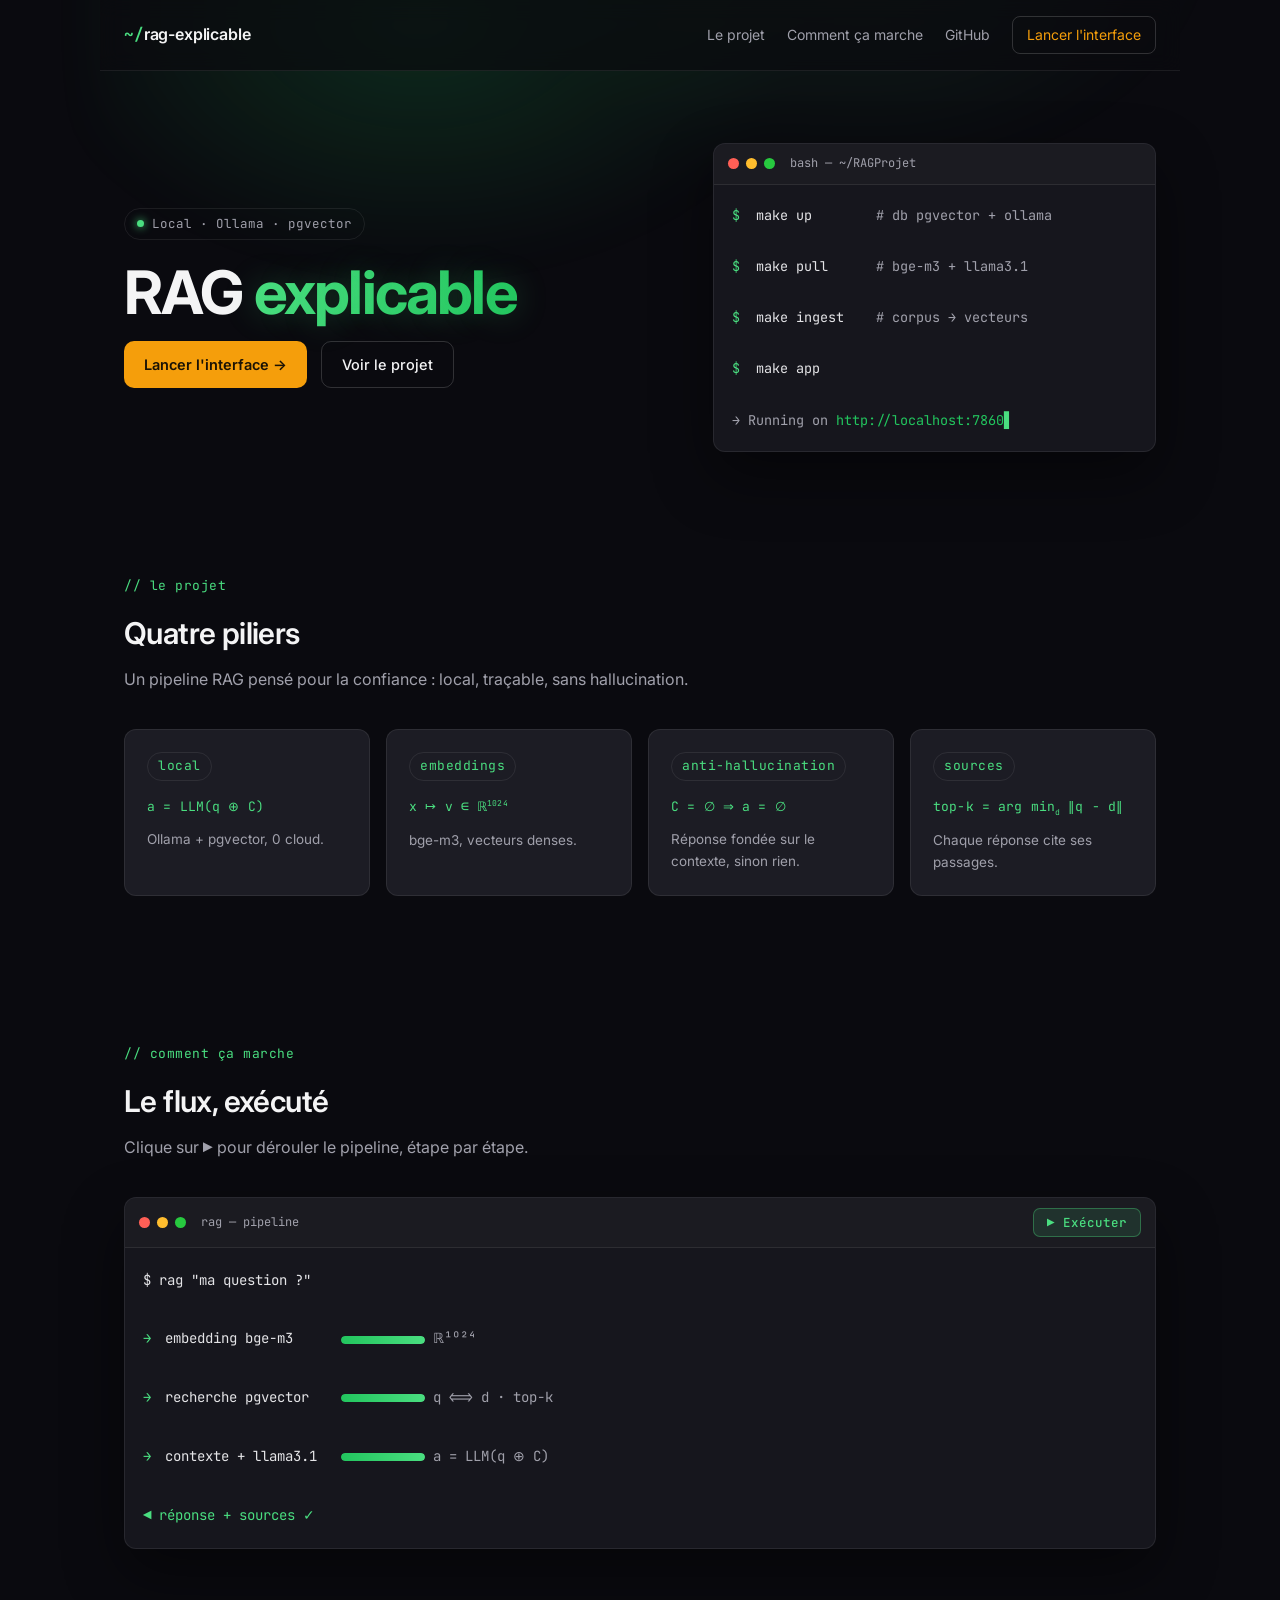
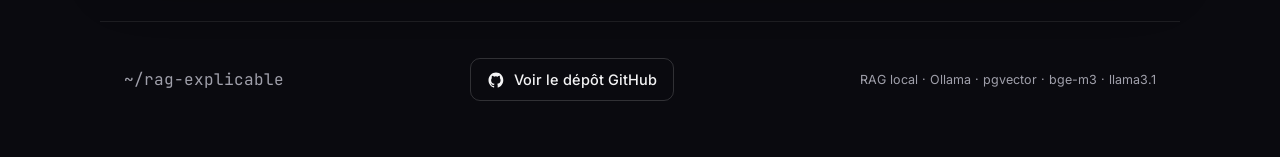
<file: site/index.html>
<!DOCTYPE html>
<html lang="fr">
<head>
  <meta charset="UTF-8" />
  <meta name="viewport" content="width=device-width, initial-scale=1.0" />
  <title>RAG explicable — un RAG local qui cite ses sources</title>
  <meta name="description" content="Un RAG 100% local (Ollama + pgvector) qui repond a partir de tes documents et cite ses sources." />

  <!-- Police Inter (Google Fonts) ; repli system-ui si hors-ligne -->
  <link rel="preconnect" href="https://fonts.googleapis.com" />
  <link rel="preconnect" href="https://fonts.gstatic.com" crossorigin />
  <link href="https://fonts.googleapis.com/css2?family=Inter:wght@400;500;600;700&family=JetBrains+Mono:wght@400;500&display=swap" rel="stylesheet" />

  <link rel="stylesheet" href="style.css" />
</head>
<body>
  <!-- halo decoratif d'arriere-plan -->
  <div class="bg-glow" aria-hidden="true"></div>

  <!-- ============ NAV ============ -->
  <header class="nav">
    <a class="nav-logo" href="#top"><span class="mono">~/</span>rag-explicable</a>
    <nav class="nav-links">
      <a href="#projet">Le projet</a>
      <a href="#flux">Comment ça marche</a>
      <a href="#repo">GitHub</a>
      <a class="nav-cta" href="/app/">Lancer l'interface</a>
    </nav>
  </header>

  <main id="top">
    <!-- ============ HERO ============ -->
    <section class="hero">
      <div class="hero-text reveal">
        <span class="badge"><span class="dot"></span>Local · Ollama · pgvector</span>
        <h1>RAG <span class="grad">explicable</span></h1>
        <div class="hero-actions">
          <a class="btn btn-primary" href="/app/">Lancer l'interface →</a>
          <a class="btn btn-ghost" href="#projet">Voir le projet</a>
        </div>
      </div>

      <!-- carte terminal decorative -->
      <div class="terminal reveal" aria-hidden="true">
        <div class="term-bar">
          <span class="tdot red"></span><span class="tdot amber"></span><span class="tdot green"></span>
          <span class="term-title mono">bash — ~/RAGProjet</span>
        </div>
        <pre class="term-body mono"><span class="l"><span class="prompt">$</span> make up        <span class="cmt"># db pgvector + ollama</span></span>
<span class="l"><span class="prompt">$</span> make pull      <span class="cmt"># bge-m3 + llama3.1</span></span>
<span class="l"><span class="prompt">$</span> make ingest    <span class="cmt"># corpus → vecteurs</span></span>
<span class="l"><span class="prompt">$</span> make app</span>
<span class="l out">→ Running on <span class="link">http://localhost:7860</span><span class="cursor">▋</span></span></pre>
      </div>
    </section>

    <!-- ============ LE PROJET ============ -->
    <section id="projet" class="section">
      <div class="section-head reveal">
        <span class="kicker mono">// le projet</span>
        <h2>Quatre piliers</h2>
        <p class="muted">Un pipeline RAG pensé pour la confiance : local, traçable, sans hallucination.</p>
      </div>

      <div class="grid">
        <article class="card p-green reveal">
          <span class="card-tag mono">local</span>
          <div class="formula mono">a = LLM(q&nbsp;⊕&nbsp;C)</div>
          <p>Ollama&nbsp;+&nbsp;pgvector, 0&nbsp;cloud.</p>
        </article>

        <article class="card p-sky reveal">
          <span class="card-tag mono">embeddings</span>
          <div class="formula mono">x&nbsp;↦&nbsp;v&nbsp;∈&nbsp;ℝ<sup>1024</sup></div>
          <p>bge-m3, vecteurs denses.</p>
        </article>

        <article class="card p-amber reveal">
          <span class="card-tag mono">anti-hallucination</span>
          <div class="formula mono">C&nbsp;=&nbsp;∅&nbsp;⇒&nbsp;a&nbsp;=&nbsp;∅</div>
          <p>Réponse fondée sur le contexte, sinon rien.</p>
        </article>

        <article class="card p-violet reveal">
          <span class="card-tag mono">sources</span>
          <div class="formula mono">top-k&nbsp;=&nbsp;arg&nbsp;min<sub>d</sub>&nbsp;‖q&nbsp;−&nbsp;d‖</div>
          <p>Chaque réponse cite ses passages.</p>
        </article>
      </div>
    </section>

    <!-- ============ COMMENT CA MARCHE ============ -->
    <section id="flux" class="section">
      <div class="section-head reveal">
        <span class="kicker mono">// comment ça marche</span>
        <h2>Le flux, exécuté</h2>
        <p class="muted">Clique sur <span class="mono">▶</span> pour dérouler le pipeline, étape par étape.</p>
      </div>

      <!-- terminal interactif : execute le pipeline au clic -->
      <div class="terminal run-term reveal">
        <div class="term-bar">
          <span class="tdot red"></span><span class="tdot amber"></span><span class="tdot green"></span>
          <span class="term-title mono">rag — pipeline</span>
          <button id="run-btn" class="run-btn mono" type="button">▶ Exécuter</button>
        </div>
        <pre class="term-body mono" id="run-out"><span class="run-line cmd">$ rag "ma question ?"</span>
<span class="run-line"><span class="prompt">→</span> embedding bge-m3      <span class="bar"></span> <span class="note">ℝ¹⁰²⁴</span></span>
<span class="run-line"><span class="prompt">→</span> recherche pgvector    <span class="bar"></span> <span class="note">q &lt;=&gt; d · top-k</span></span>
<span class="run-line"><span class="prompt">→</span> contexte + llama3.1   <span class="bar"></span> <span class="note">a = LLM(q ⊕ C)</span></span>
<span class="run-line ok">◀ réponse + sources ✓</span></pre>
      </div>
    </section>
  </main>

  <!-- ============ FOOTER ============ -->
  <footer id="repo" class="footer">
    <span class="mono muted">~/rag-explicable</span>
    <!-- TODO: remplacer par l'URL reelle du depot -->
    <a class="footer-repo" href="https://github.com/VOTRE-UTILISATEUR/RAGProjet" target="_blank" rel="noopener">
      <svg viewBox="0 0 24 24" fill="currentColor" width="18" height="18"><path d="M12 2C6.5 2 2 6.6 2 12.3c0 4.5 2.9 8.3 6.8 9.7.5.1.7-.2.7-.5v-1.7c-2.8.6-3.4-1.2-3.4-1.2-.5-1.2-1.1-1.5-1.1-1.5-.9-.6.1-.6.1-.6 1 .1 1.5 1 1.5 1 .9 1.5 2.3 1.1 2.9.8.1-.6.3-1.1.6-1.4-2.2-.3-4.6-1.1-4.6-5 0-1.1.4-2 1-2.7-.1-.3-.4-1.3.1-2.7 0 0 .8-.3 2.7 1a9.3 9.3 0 0 1 5 0c1.9-1.3 2.7-1 2.7-1 .5 1.4.2 2.4.1 2.7.6.7 1 1.6 1 2.7 0 3.9-2.3 4.7-4.6 5 .4.3.7.9.7 1.9v2.8c0 .3.2.6.7.5 3.9-1.4 6.8-5.2 6.8-9.7C22 6.6 17.5 2 12 2z"/></svg>
      <span>Voir le dépôt GitHub</span>
    </a>
    <span class="muted small">RAG local · Ollama · pgvector · bge-m3 · llama3.1</span>
  </footer>

  <script src="script.js"></script>
</body>
</html>
</file>
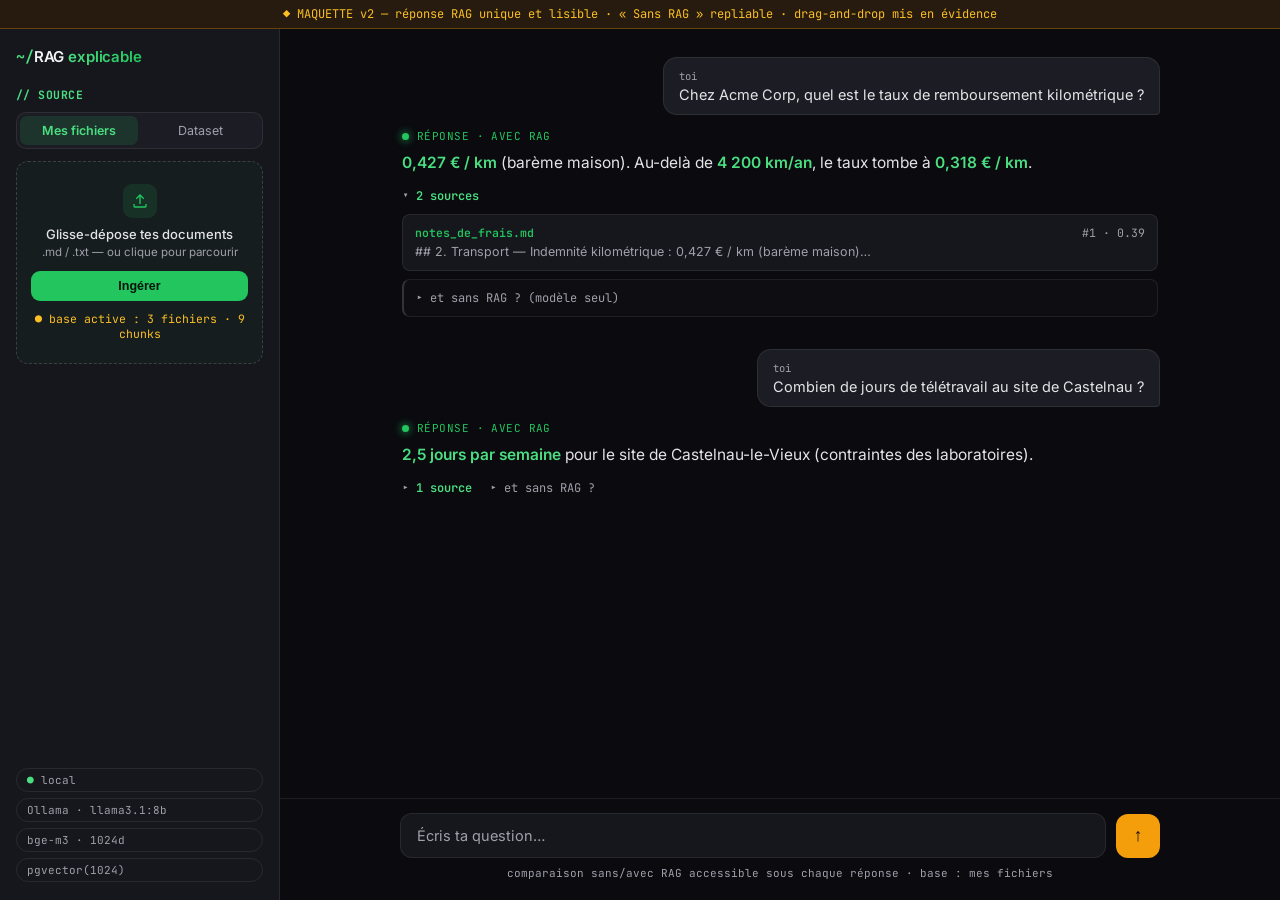
<file: site/mockup.html>
<!DOCTYPE html>
<html lang="fr">
<head>
<meta charset="UTF-8" />
<meta name="viewport" content="width=device-width, initial-scale=1.0" />
<title>Maquette v2 — interface RAG (chat épuré)</title>
<link rel="preconnect" href="https://fonts.googleapis.com" />
<link rel="preconnect" href="https://fonts.gstatic.com" crossorigin />
<link href="https://fonts.googleapis.com/css2?family=Inter:wght@400;500;600;700&family=JetBrains+Mono:wght@400;500&display=swap" rel="stylesheet" />
<style>
:root{
  --bg:#0A0A0F; --bg-2:#16161D; --surface:#1C1C24;
  --border:rgba(255,255,255,.08); --border-strong:rgba(255,255,255,.16);
  --accent:#22C55E; --neon:#4ADE80; --amber:#F59E0B; --amber-l:#FBBF24;
  --text:#F4F4F5; --text-bright:#E4E4E7; --text-dim:#A0A0AB;
  --radius:12px;
  --mono:"JetBrains Mono",ui-monospace,Menlo,monospace;
  --sans:"Inter",system-ui,-apple-system,sans-serif;
}
*{box-sizing:border-box;margin:0;padding:0}
body{font-family:var(--sans);background:var(--bg);color:var(--text);height:100vh;overflow:hidden}
.mock-banner{position:fixed;top:0;left:0;right:0;z-index:50;background:rgba(245,158,11,.12);
  border-bottom:1px solid rgba(245,158,11,.3);color:var(--amber-l);font-family:var(--mono);
  font-size:12px;text-align:center;padding:6px}
.app{display:flex;height:100vh;padding-top:29px}

/* ===== Sidebar ===== */
.side{width:280px;flex:0 0 280px;background:var(--bg-2);border-right:1px solid var(--border);
  display:flex;flex-direction:column;padding:18px 16px;gap:20px}
.brand{font-weight:600;font-size:15px;letter-spacing:-.01em}
.brand .mono{color:var(--neon);font-family:var(--mono)}
.brand .hl{background:linear-gradient(100deg,var(--neon),var(--accent));-webkit-background-clip:text;background-clip:text;color:transparent}
.side h4{font-family:var(--mono);color:var(--neon);font-size:11.5px;letter-spacing:.04em;text-transform:uppercase;margin-bottom:10px}
.seg{display:flex;background:var(--surface);border:1px solid var(--border);border-radius:10px;padding:3px;gap:3px}
.seg .o{flex:1;text-align:center;font-size:12.5px;padding:7px;border-radius:7px;color:var(--text-dim);cursor:pointer}
.seg .o.active{background:rgba(34,197,94,.14);color:var(--neon);font-weight:600}

/* drag & drop bien visible */
.drop{margin-top:12px;border:1.5px dashed var(--border-strong);border-radius:12px;padding:22px 14px;
  text-align:center;background:rgba(34,197,94,.04)}
.drop .ic{width:34px;height:34px;margin:0 auto 8px;border-radius:9px;display:grid;place-items:center;
  background:rgba(34,197,94,.12);color:var(--accent)}
.drop .t{font-size:13px;color:var(--text-bright);font-weight:500}
.drop .s{font-size:11.5px;color:var(--text-dim);margin-top:3px}
.drop .btn{margin-top:12px;background:var(--accent);color:#06140B;border:none;border-radius:9px;
  font-weight:600;font-size:12.5px;padding:8px 14px;cursor:pointer;width:100%}
.loaded{margin-top:10px;font-family:var(--mono);font-size:11.5px;color:var(--amber-l);text-align:center}
.badges{margin-top:auto;display:flex;flex-direction:column;gap:6px}
.cfg{font-family:var(--mono);font-size:11px;color:var(--text-dim);border:1px solid var(--border);
  border-radius:999px;padding:4px 10px;display:inline-block}
.cfg .g{color:var(--neon)}

/* ===== Main / conversation ===== */
.main{flex:1;display:flex;flex-direction:column;min-width:0}
.thread{flex:1;overflow-y:auto;padding:28px 32px;display:flex;flex-direction:column;gap:30px}
.turn{display:flex;flex-direction:column;gap:12px;max-width:760px;width:100%;margin:0 auto}
.you{align-self:flex-end;max-width:80%;background:var(--surface);border:1px solid var(--border);
  border-radius:14px 14px 4px 14px;padding:11px 15px;font-size:14.5px;color:var(--text-bright)}
.you .who{font-family:var(--mono);font-size:10.5px;color:var(--text-dim);margin-bottom:3px}

/* UNE seule reponse claire par defaut : Avec RAG */
.answer{background:transparent;padding:2px 2px}
.alabel{display:flex;align-items:center;gap:8px;font-family:var(--mono);font-size:11px;
  text-transform:uppercase;letter-spacing:.04em;color:var(--accent);margin-bottom:8px}
.alabel .dot{width:7px;height:7px;border-radius:50%;background:var(--accent);box-shadow:0 0 8px var(--accent)}
.answer p{font-size:15.5px;line-height:1.6;color:var(--text-bright)}
.answer b{color:var(--neon);font-weight:600}

/* sources : ligne discrete repliable */
.foot{margin-top:12px;display:flex;gap:18px;flex-wrap:wrap}
.foot .lk{font-family:var(--mono);font-size:12px;color:var(--text-dim);cursor:pointer}
.foot .lk b{color:var(--neon)}
.src{margin-top:10px;background:var(--bg-2);border:1px solid var(--border);border-radius:8px;padding:10px 12px}
.src .h{display:flex;justify-content:space-between;font-family:var(--mono);font-size:11.5px;margin-bottom:3px}
.src .h .n{color:var(--accent);font-weight:600}.src .h .d{color:var(--text-dim)}
.src .e{color:var(--text-dim);font-size:12.5px;line-height:1.4}
/* Sans RAG : repliable, leger, muted */
.norag{margin-top:8px;border:1px solid var(--border);border-left:2px solid var(--border-strong);
  border-radius:8px;padding:10px 12px;background:rgba(255,255,255,.015)}
.norag summary{cursor:pointer;font-family:var(--mono);font-size:12px;color:var(--text-dim);list-style:none}
.norag p{margin-top:8px;font-size:13.5px;color:var(--text-dim);font-style:italic;line-height:1.5}

/* ===== Composer ===== */
.composer{border-top:1px solid var(--border);padding:14px 32px 20px;background:var(--bg)}
.composer .wrap{max-width:760px;margin:0 auto;display:flex;gap:10px;align-items:center}
.field{flex:1;background:var(--bg-2);border:1px solid var(--border);border-radius:12px;
  padding:13px 16px;color:var(--text-dim);font-size:14.5px}
.send{flex:0 0 auto;background:var(--amber);color:#1A1205;border:none;border-radius:12px;
  width:44px;height:44px;font-size:18px;cursor:pointer;font-weight:700}
.hint{max-width:760px;margin:8px auto 0;font-family:var(--mono);font-size:11px;color:var(--text-dim);text-align:center}
</style>
</head>
<body>
<div class="mock-banner">◆ MAQUETTE v2 — réponse RAG unique et lisible · « Sans RAG » repliable · drag-and-drop mis en évidence</div>
<div class="app">

  <!-- Sidebar : base + drag&drop bien visible -->
  <aside class="side">
    <div class="brand"><span class="mono">~/</span>RAG <span class="hl">explicable</span></div>

    <div>
      <h4>// source</h4>
      <div class="seg">
        <div class="o active">Mes fichiers</div>
        <div class="o">Dataset</div>
      </div>

      <!-- LE drag & drop, gros et clair -->
      <div class="drop">
        <div class="ic"><svg width="18" height="18" viewBox="0 0 24 24" fill="none" stroke="currentColor" stroke-width="1.8"><path d="M12 16V4M7 9l5-5 5 5"/><path d="M4 16v3a1 1 0 0 0 1 1h14a1 1 0 0 0 1-1v-3"/></svg></div>
        <div class="t">Glisse-dépose tes documents</div>
        <div class="s">.md / .txt — ou clique pour parcourir</div>
        <button class="btn">Ingérer</button>
        <div class="loaded">● base active : 3 fichiers · 9 chunks</div>
      </div>
    </div>

    <div class="badges">
      <span class="cfg"><span class="g">●</span> local</span>
      <span class="cfg">Ollama · llama3.1:8b</span>
      <span class="cfg">bge-m3 · 1024d</span>
      <span class="cfg">pgvector(1024)</span>
    </div>
  </aside>

  <!-- Main : conversation epuree -->
  <main class="main">
    <div class="thread">

      <!-- Tour 1 -->
      <div class="turn">
        <div class="you"><div class="who">toi</div>Chez Acme Corp, quel est le taux de remboursement kilométrique&nbsp;?</div>

        <div class="answer">
          <div class="alabel"><span class="dot"></span>réponse · avec RAG</div>
          <p><b>0,427 € / km</b> (barème maison). Au-delà de <b>4 200 km/an</b>, le taux tombe à <b>0,318 € / km</b>.</p>

          <div class="foot"><span class="lk">▾ <b>2 sources</b></span></div>
          <div class="src">
            <div class="h"><span class="n">notes_de_frais.md</span><span class="d">#1 · 0.39</span></div>
            <div class="e">## 2. Transport — Indemnité kilométrique : 0,427 € / km (barème maison)…</div>
          </div>

          <details class="norag">
            <summary>▸ et sans RAG ? (modèle seul)</summary>
            <p>Je ne connais pas la tarification exacte du remboursement kilométrique d'Acme Corp.</p>
          </details>
        </div>
      </div>

      <!-- Tour 2 -->
      <div class="turn">
        <div class="you"><div class="who">toi</div>Combien de jours de télétravail au site de Castelnau&nbsp;?</div>
        <div class="answer">
          <div class="alabel"><span class="dot"></span>réponse · avec RAG</div>
          <p><b>2,5 jours par semaine</b> pour le site de Castelnau-le-Vieux (contraintes des laboratoires).</p>
          <div class="foot"><span class="lk">▸ <b>1 source</b></span> <span class="lk">▸ et sans RAG ?</span></div>
        </div>
      </div>

    </div>

    <!-- Composer -->
    <div class="composer">
      <div class="wrap">
        <div class="field">Écris ta question…</div>
        <button class="send">↑</button>
      </div>
      <div class="hint">comparaison sans/avec RAG accessible sous chaque réponse · base : mes fichiers</div>
    </div>
  </main>

</div>
</body>
</html>
</file>
<file: site/style.css>
/* ============================================================
   RAG explicable — page vitrine (style sombre / terminal)
   ============================================================ */

:root {
  --bg: #0A0A0F;
  --bg-2: #16161D;
  --surface: #1C1C24;
  --border: rgba(255, 255, 255, 0.08);
  --border-strong: rgba(255, 255, 255, 0.16);
  --accent: #22C55E;          /* vert — accent principal (DA assumee) */
  --accent-hover: #34D399;
  --neon: #4ADE80;            /* vert clair — highlights / touches terminal */
  --green: #4ADE80;           /* vert — titre "explicable" */
  --green-2: #22C55E;
  /* palette secondaire (DA multi-teintes, assumee) */
  --c-green: #4ADE80;
  --c-sky: #38BDF8;
  --c-amber: #F59E0B;         /* CTA principal "Lancer l'interface" */
  --c-amber-l: #FBBF24;
  --c-violet: #A78BFA;
  --text: #F4F4F5;
  --text-bright: #E4E4E7;
  --text-dim: #A0A0AB;
  --radius: 12px;
  --maxw: 1080px;
  --mono: "JetBrains Mono", ui-monospace, "SF Mono", Menlo, Consolas, monospace;
  --sans: "Inter", system-ui, -apple-system, "Segoe UI", sans-serif;
}

* { box-sizing: border-box; margin: 0; padding: 0; }

html { scroll-behavior: smooth; }

body {
  font-family: var(--sans);
  background: var(--bg);
  color: var(--text);
  line-height: 1.6;
  -webkit-font-smoothing: antialiased;
  overflow-x: hidden;
}

.mono { font-family: var(--mono); }
.muted { color: var(--text-dim); }
.small { font-size: 12.5px; }

a { color: inherit; text-decoration: none; }

/* halo decoratif fixe en haut */
.bg-glow {
  position: fixed;
  top: -30vh; left: 50%;
  width: 90vw; max-width: 1100px; height: 80vh;
  transform: translateX(-50%);
  background:
    radial-gradient(50% 50% at 30% 40%, rgba(34, 197, 94, 0.18), transparent 70%),
    radial-gradient(45% 45% at 70% 30%, rgba(74, 222, 128, 0.10), transparent 70%);
  filter: blur(20px);
  pointer-events: none;
  z-index: 0;
}

/* ===================== NAV ===================== */
.nav {
  position: sticky; top: 0; z-index: 20;
  display: flex; align-items: center; justify-content: space-between;
  max-width: var(--maxw); margin: 0 auto;
  padding: 16px 24px;
  background: rgba(10, 10, 15, 0.7);
  backdrop-filter: blur(10px);
  border-bottom: 1px solid var(--border);
}
.nav-logo { font-weight: 600; letter-spacing: -0.01em; }
.nav-logo .mono { color: var(--neon); }
.nav-links { display: flex; align-items: center; gap: 22px; }
.nav-links a { color: var(--text-dim); font-size: 14px; transition: color .15s ease; }
.nav-links a:hover { color: var(--text); }
.nav-cta {
  color: var(--text) !important;
  border: 1px solid var(--border-strong);
  padding: 7px 14px; border-radius: 8px;
  transition: border-color .15s ease, background .15s ease;
}
.nav-cta { color: var(--c-amber) !important; }
.nav-cta:hover { border-color: var(--c-amber); background: rgba(245, 158, 11, 0.12); }

/* ===================== LAYOUT ===================== */
main { position: relative; z-index: 1; }
.section {
  max-width: var(--maxw); margin: 0 auto;
  padding: 72px 24px;
}
.section-head { max-width: 640px; margin-bottom: 36px; }
.kicker {
  color: var(--neon); font-size: 13px; letter-spacing: 0.04em;
  display: inline-block; margin-bottom: 12px;
}
.section-head h2 { font-size: 30px; font-weight: 600; letter-spacing: -0.02em; margin-bottom: 10px; }

/* ===================== HERO ===================== */
.hero {
  max-width: var(--maxw); margin: 0 auto;
  padding: 72px 24px 48px;
  display: grid; grid-template-columns: 1.1fr 0.9fr; gap: 48px; align-items: center;
}
.badge {
  display: inline-flex; align-items: center; gap: 8px;
  font-family: var(--mono); font-size: 12.5px; color: var(--text-dim);
  border: 1px solid var(--border); border-radius: 999px;
  padding: 5px 12px; margin-bottom: 22px;
}
.badge .dot { width: 7px; height: 7px; border-radius: 50%; background: var(--neon); box-shadow: 0 0 8px var(--neon); }
.hero h1 { font-size: 60px; font-weight: 700; letter-spacing: -0.03em; line-height: 1.02; margin-bottom: 18px; }
.grad {
  background: linear-gradient(100deg, var(--green), var(--green-2));
  -webkit-background-clip: text; background-clip: text; color: transparent;
  text-shadow: 0 0 32px rgba(74, 222, 128, 0.25);
}
.lead { font-size: 18px; color: var(--text-dim); max-width: 30em; margin-bottom: 28px; }
.lead strong { color: var(--text); font-weight: 600; }
.hero-actions { display: flex; gap: 14px; flex-wrap: wrap; }

/* ===================== BOUTONS ===================== */
.btn {
  display: inline-flex; align-items: center; justify-content: center;
  font-size: 14.5px; font-weight: 500; padding: 11px 20px; border-radius: 10px;
  transition: transform .15s ease, background .15s ease, box-shadow .15s ease, border-color .15s ease;
}
/* CTA principal : ambre (tranche avec le vert de la marque -> pairing terminal). */
.btn-primary {
  background: var(--c-amber); color: #1A1205; font-weight: 600;
  box-shadow: 0 0 0 rgba(245, 158, 11, 0);
}
.btn-primary:hover { background: var(--c-amber-l); transform: translateY(-1px); box-shadow: 0 8px 24px rgba(245, 158, 11, 0.35); }
.btn-ghost { border: 1px solid var(--border-strong); color: var(--text); }
.btn-ghost:hover { border-color: var(--accent); background: rgba(34, 197, 94,0.10); }

/* ===================== TERMINAL ===================== */
.terminal {
  background: var(--bg-2);
  border: 1px solid var(--border);
  border-radius: var(--radius);
  overflow: hidden;
  box-shadow: 0 24px 60px rgba(0,0,0,0.45);
}
.term-bar {
  display: flex; align-items: center; gap: 7px;
  padding: 10px 14px; border-bottom: 1px solid var(--border);
  background: rgba(255,255,255,0.02);
}
.tdot { width: 11px; height: 11px; border-radius: 50%; display: inline-block; }
.tdot.red { background: #ff5f56; } .tdot.amber { background: #ffbd2e; } .tdot.green { background: #27c93f; }
.term-title { margin-left: 8px; font-size: 12px; color: var(--text-dim); }
.term-body { padding: 18px; font-size: 13.5px; line-height: 1.9; color: var(--text-bright); }
.term-body .l { display: block; }
.term-body .prompt { color: var(--neon); margin-right: 8px; }
.term-body .cmt { color: var(--text-dim); }
.term-body .out { color: var(--text-dim); }
.term-body .link { color: var(--accent); }
.cursor { display: inline-block; color: var(--neon); animation: blink 1.1s steps(1) infinite; }
@keyframes blink { 50% { opacity: 0; } }

/* ===================== GRILLE CARTES ===================== */
.grid {
  display: grid; gap: 16px;
  grid-template-columns: repeat(auto-fit, minmax(240px, 1fr));
}
.card {
  background: var(--surface);
  border: 1px solid var(--border);
  border-radius: var(--radius);
  padding: 22px;
  transition: transform .18s ease, border-color .18s ease, background .18s ease;
}
.card:hover { transform: translateY(-3px); border-color: var(--accent); }
.card .ico {
  width: 38px; height: 38px; border-radius: 9px;
  display: grid; place-items: center; margin-bottom: 14px;
  color: var(--accent); background: rgba(34, 197, 94,0.12);
  border: 1px solid var(--border);
}
.card .ico svg { width: 20px; height: 20px; }
.card h3 { font-size: 16.5px; font-weight: 600; margin-bottom: 8px; }
.card p { color: var(--text-dim); font-size: 13.5px; }
.card p strong { color: var(--text-bright); font-weight: 600; }
.card .mono { color: var(--neon); font-size: 13px; }

/* piliers condenses : tag + formule mathematique */
.card-tag {
  display: inline-block; font-size: 11.5px; letter-spacing: 0.04em;
  color: var(--neon); border: 1px solid var(--border); border-radius: 999px;
  padding: 3px 10px; margin-bottom: 16px;
}
.formula { font-size: 21px; color: var(--text-bright); margin-bottom: 12px; letter-spacing: 0.01em; }
.formula sup, .formula sub { font-size: 0.62em; }

/* terminal interactif (section flux) */
.run-term { margin-top: 8px; }
.run-btn {
  margin-left: auto; cursor: pointer;
  background: rgba(74, 222, 128, 0.12); color: var(--green);
  border: 1px solid rgba(74, 222, 128, 0.35); border-radius: 7px;
  padding: 5px 13px; font-size: 12.5px; font-weight: 500;
  transition: background .15s ease, border-color .15s ease;
}
.run-btn:hover { background: rgba(74, 222, 128, 0.2); border-color: var(--green); }
.run-term .term-body { font-size: 14px; line-height: 2.1; min-height: 168px; }
.run-line { display: block; }
.run-line .prompt { color: var(--neon); margin-right: 6px; }
.run-line.cmd { color: var(--text-bright); }
.run-line.ok { color: var(--green); }
.run-line .note { color: var(--text-dim); }
.bar {
  display: inline-block; width: 84px; height: 8px; vertical-align: middle;
  border-radius: 4px; background: rgba(255, 255, 255, 0.06);
  overflow: hidden; position: relative;
}
.bar::after {
  content: ""; position: absolute; inset: 0; width: 100%;
  background: linear-gradient(90deg, var(--accent), var(--neon)); border-radius: 4px;
}
/* etat "arme" par JS : lignes cachees puis revelees une a une ; barres qui se remplissent */
.run-term.armed .run-line {
  opacity: 0; transform: translateX(-6px);
  transition: opacity .3s ease, transform .3s ease;
}
.run-term.armed .run-line.show { opacity: 1; transform: none; }
.run-term.armed .bar::after { width: 0; transition: width .55s ease; }
.run-term.armed .run-line.show .bar::after { width: 100%; }

/* ===================== PIPELINE ===================== */
.pipeline {
  list-style: none; display: grid; gap: 16px;
  grid-template-columns: repeat(4, 1fr);
}
.step {
  position: relative;
  background: var(--surface); border: 1px solid var(--border);
  border-radius: var(--radius); padding: 20px;
}
.step:not(:last-child)::after {
  content: "→"; position: absolute; right: -13px; top: 50%;
  transform: translateY(-50%); color: var(--accent); font-weight: 700; z-index: 2;
}
.step-n { color: var(--neon); font-size: 13px; font-weight: 600; }
.step h4 { font-size: 15.5px; font-weight: 600; margin: 8px 0 6px; }
.step p { color: var(--text-dim); font-size: 13.5px; }
.step .mono { color: var(--neon); font-size: 12.5px; }

/* ===================== BANDE CTA ===================== */
.cta-band {
  margin-top: 32px;
  display: flex; align-items: center; justify-content: space-between; gap: 24px;
  flex-wrap: wrap;
  background: linear-gradient(120deg, rgba(34, 197, 94,0.14), rgba(74, 222, 128,0.07));
  border: 1px solid var(--border); border-radius: var(--radius);
  padding: 26px 28px;
}
.cta-band h3 { font-size: 20px; font-weight: 600; margin-bottom: 4px; }

/* ===================== FOOTER ===================== */
.footer {
  position: relative; z-index: 1;
  max-width: var(--maxw); margin: 0 auto;
  padding: 36px 24px 56px;
  border-top: 1px solid var(--border);
  display: flex; align-items: center; justify-content: space-between; gap: 18px;
  flex-wrap: wrap;
}
.footer-repo {
  display: inline-flex; align-items: center; gap: 9px;
  color: var(--text); font-size: 14.5px; font-weight: 500;
  border: 1px solid var(--border-strong); border-radius: 10px; padding: 9px 16px;
  transition: border-color .15s ease, background .15s ease;
}
.footer-repo:hover { border-color: var(--accent); background: rgba(34, 197, 94,0.10); }

/* ===================== ANIMATIONS SCROLL ===================== */
.reveal {
  opacity: 0; transform: translateY(18px);
  transition: opacity .55s ease, transform .55s ease;
}
.reveal.visible { opacity: 1; transform: none; }

/* ===================== RESPONSIVE ===================== */
@media (max-width: 860px) {
  .hero { grid-template-columns: 1fr; gap: 32px; padding-top: 48px; }
  .hero h1 { font-size: 44px; }
  .pipeline { grid-template-columns: 1fr; }
  .step:not(:last-child)::after { content: "↓"; right: 50%; top: auto; bottom: -14px; transform: translateX(50%); }
  .nav-links a:not(.nav-cta) { display: none; }
}
@media (max-width: 480px) {
  .hero h1 { font-size: 36px; }
  .section { padding: 52px 18px; }
  .hero { padding: 40px 18px; }
}

/* Accessibilite : pas d'animation si l'utilisateur le demande */
@media (prefers-reduced-motion: reduce) {
  html { scroll-behavior: auto; }
  .reveal { opacity: 1; transform: none; transition: none; }
  .cursor { animation: none; }
  .btn, .card { transition: none; }
}
</file>
